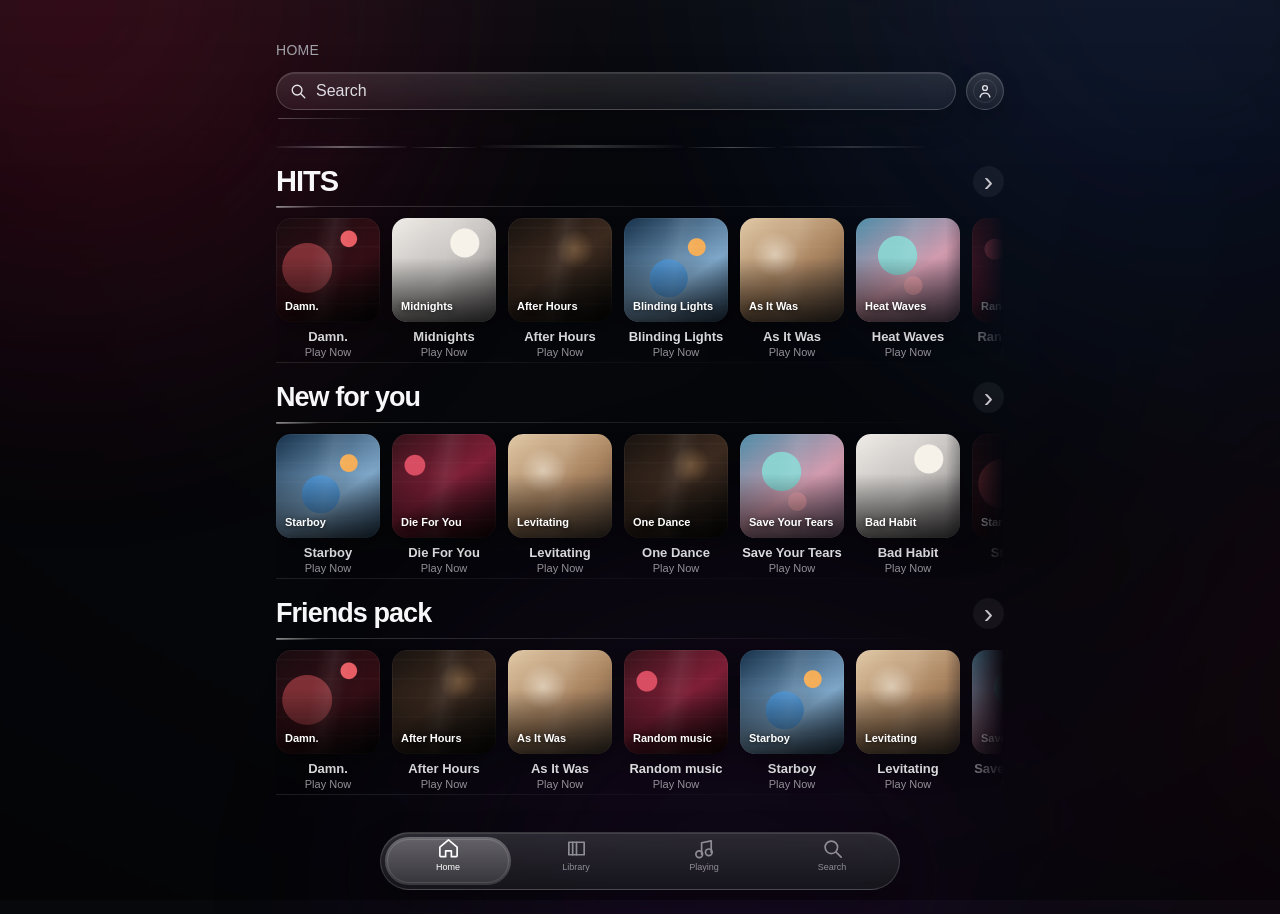
<file: index.html>
<!DOCTYPE html><html lang="en"><head><meta charset="UTF-8"><meta name="viewport" content="width=device-width, initial-scale=1.0"><meta name="theme-color" content="#08090d"><title>Home — Mobile Music</title><link rel="stylesheet" href="style.css"><style>.mobile-bottom a{grid-template-rows:22px 13px;gap:2px}.mobile-bottom a span{font-size:9px;line-height:11px;display:block}.mobile-bottom a svg{grid-row:1}.mobile-bottom a span{grid-row:2}</style></head><body data-page="home"><main class="app"><section class="page page-home active"><div class="page-title">HOME</div><div class="search-row"><a class="search-box" href="search.html" aria-label="Open search"><svg viewBox="0 0 24 24"><circle cx="10.8" cy="10.8" r="6.5"/><path d="m16 16 5 5"/></svg><span>Search</span></a><button class="round-btn" aria-label="Profile"><svg viewBox="0 0 24 24"><circle cx="12" cy="8" r="3.2"/><path d="M5.5 20c.8-3.4 3-5.2 6.5-5.2s5.7 1.8 6.5 5.2"/></svg></button></div><div class="home-accent-lines" aria-hidden="true"><span></span><span></span><span></span><span></span><span></span></div><div class="section-heading"><h1>HITS</h1><button class="section-arrow" data-section="hits" aria-label="Show more">›</button></div><div class="horizontal-cards" id="hits"></div><div class="section-heading"><h2>New for you</h2><button class="section-arrow" data-section="newForYou" aria-label="Show more">›</button></div><div class="horizontal-cards" id="newForYou"></div><div class="section-heading"><h2>Friends pack</h2><button class="section-arrow" data-section="friends" aria-label="Show more">›</button></div><div class="horizontal-cards" id="friends"></div></section></main><nav class="mobile-bottom fixed-bottom" aria-label="Main navigation"><a class="selected" href="index.html" data-page-link="home" aria-label="Home"><svg viewBox="0 0 24 24"><path d="M3 10.5 12 3l9 7.5v9a1 1 0 0 1-1 1h-5v-6H9v6H4a1 1 0 0 1-1-1z"/></svg><span>Home</span></a><a href="library.html" data-page-link="library" aria-label="Library"><svg viewBox="0 0 24 24"><path d="M4 5.5h16v13H4z"/><path d="M8 5.5v13M12 5.5v13"/></svg><span>Library</span></a><a href="player.html" data-page-link="playing" aria-label="Now Playing"><svg viewBox="0 0 24 24"><path d="M9 18V6l10-2v12"/><circle cx="6.5" cy="18" r="3.5"/><circle cx="16.5" cy="16" r="3.5"/></svg><span>Playing</span></a><a href="search.html" data-page-link="search" aria-label="Search"><svg viewBox="0 0 24 24"><circle cx="10.8" cy="10.8" r="6.5"/><path d="m16 16 5 5"/></svg><span>Search</span></a></nav><script src="app.js"></script></body></html>
</file>
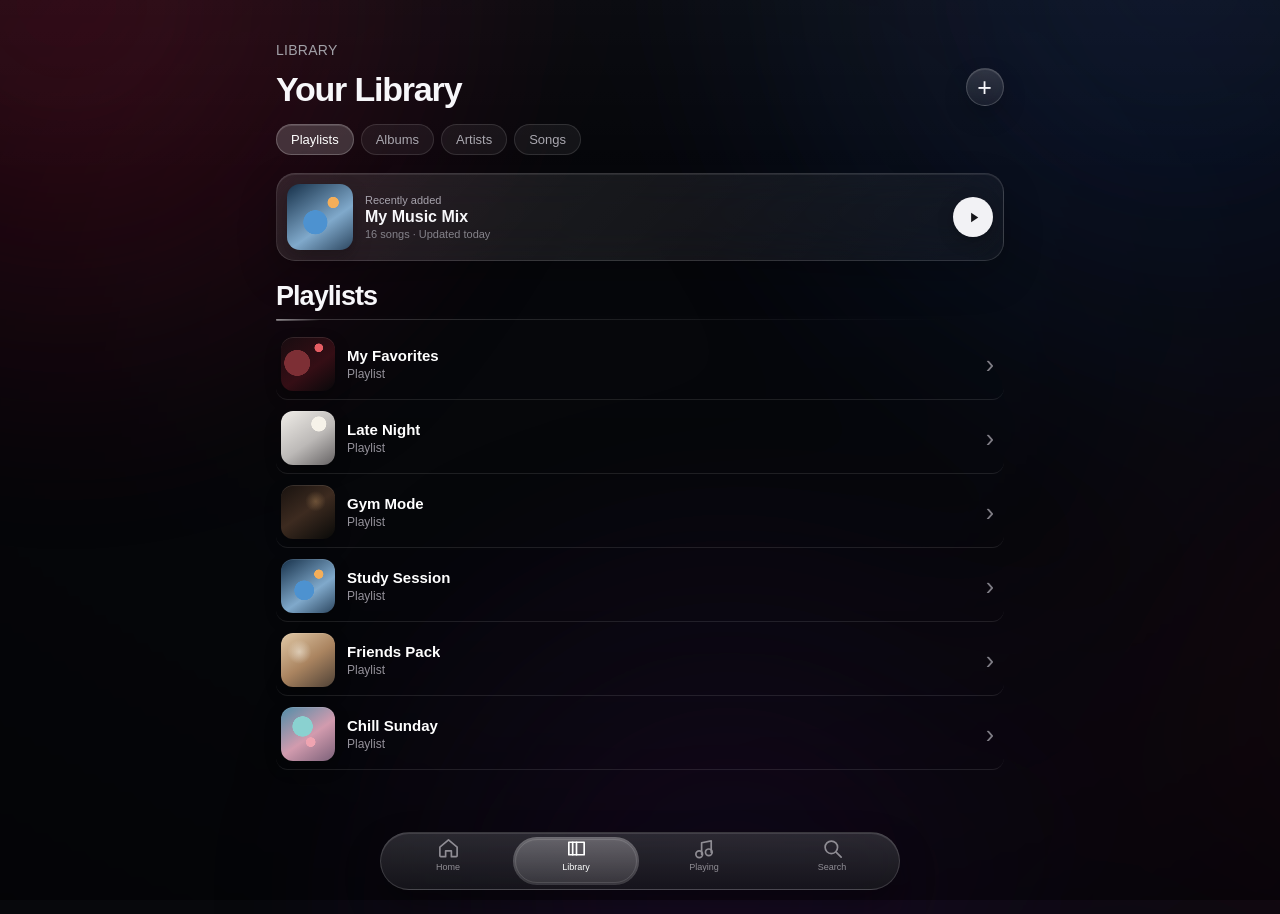
<file: library.html>
<!DOCTYPE html>
<html lang="en">
<head>
<meta charset="UTF-8"><meta name="viewport" content="width=device-width, initial-scale=1.0"><meta name="theme-color" content="#08090d"><title>Library — Mobile Music</title><link rel="stylesheet" href="style.css">
<style>
.library-header{display:flex;align-items:flex-end;justify-content:space-between;margin-bottom:18px}.library-header h1{font-size:34px;margin-top:2px}.library-add span{font-size:25px;font-weight:300;line-height:1}.library-filters{display:flex;gap:7px;overflow-x:auto;scrollbar-width:none;margin-bottom:18px}.library-filters::-webkit-scrollbar{display:none}.library-filter{border:1px solid rgba(255,255,255,.12);border-radius:18px;padding:7px 14px;background:rgba(255,255,255,.055);color:#aaa8b0;white-space:nowrap;font-size:13px;transition:.2s}.library-filter.active{background:rgba(255,255,255,.17);color:#fff;border-color:rgba(255,255,255,.22);box-shadow:inset 0 1px 0 rgba(255,255,255,.12)}.library-feature{display:flex;align-items:center;gap:12px;padding:10px;border:1px solid rgba(255,255,255,.13);border-radius:19px;background:linear-gradient(135deg,rgba(255,255,255,.105),rgba(255,255,255,.035));box-shadow:0 16px 38px rgba(0,0,0,.22),inset 0 1px 0 rgba(255,255,255,.08);backdrop-filter:blur(24px);-webkit-backdrop-filter:blur(24px);margin-bottom:22px}.library-feature-art{width:66px;height:66px;flex:0 0 66px;border-radius:13px;box-shadow:0 8px 18px rgba(0,0,0,.28)}.library-feature-copy{min-width:0;display:flex;flex-direction:column;gap:2px}.library-feature-copy span{font-size:11px;color:#a7a4ad}.library-feature-copy strong{font-size:16px}.library-feature-copy small{font-size:11px;color:#85838b}.library-play{margin-left:auto;width:40px;height:40px;border:0;border-radius:50%;display:grid;place-items:center;background:#f2f2f5;color:#151519;box-shadow:0 5px 16px rgba(0,0,0,.25)}.library-play svg{width:19px;height:19px;fill:currentColor}.library-section-title{margin-top:0}.library-grid{display:grid;gap:3px}.library-item{min-height:70px;width:100%;display:flex;align-items:center;gap:12px;padding:8px 5px;border:0;border-bottom:1px solid rgba(255,255,255,.10);background:transparent;color:#fff;text-align:left;border-radius:12px;transition:.18s}.library-item:active{transform:scale(.985);background:rgba(255,255,255,.065)}.library-art,.artist-avatar{width:54px;height:54px;flex:0 0 54px;border-radius:12px;box-shadow:0 7px 16px rgba(0,0,0,.25),inset 0 1px 0 rgba(255,255,255,.1)}.artist-avatar{display:grid;place-items:center;border-radius:50%;font-size:18px;font-weight:600;color:#fff;text-shadow:0 1px 5px rgba(0,0,0,.4)}.library-item-copy{min-width:0;display:flex;flex-direction:column;gap:3px}.library-item-copy strong{font-size:15px;white-space:nowrap;overflow:hidden;text-overflow:ellipsis}.library-item-copy small{font-size:12px;color:#94919a}.library-chevron{margin-left:auto;color:#7f7d85;font-size:25px;padding:0 5px}.mobile-bottom a{grid-template-rows:22px 13px;gap:2px}.mobile-bottom a span{font-size:9px;line-height:11px;display:block}.mobile-bottom a svg{grid-row:1}.mobile-bottom a span{grid-row:2}
@media(max-width:430px){.library-header h1{font-size:32px}.library-feature-art{width:62px;height:62px;flex-basis:62px}}
</style>
</head>
<body data-page="library">
<main class="app"><section class="page page-library active">
<div class="library-header"><div><div class="page-title">LIBRARY</div><h1>Your Library</h1></div><button class="round-btn library-add" aria-label="Add"><span>+</span></button></div>
<div class="library-filters" role="tablist" aria-label="Library sections"><button class="library-filter active" data-filter="playlists">Playlists</button><button class="library-filter" data-filter="albums">Albums</button><button class="library-filter" data-filter="artists">Artists</button><button class="library-filter" data-filter="songs">Songs</button></div>
<div class="library-feature glass-card"><div class="library-feature-art c4"></div><div class="library-feature-copy"><span>Recently added</span><strong>My Music Mix</strong><small>16 songs · Updated today</small></div><button class="library-play" id="libraryPlay" aria-label="Play library"><svg viewBox="0 0 24 24"><path d="m9 6 9 6-9 6z"/></svg></button></div>
<div class="section-heading library-section-title"><h2 id="libraryTitle">Playlists</h2></div><div class="library-grid" id="libraryGrid"></div>
</section></main>
<nav class="mobile-bottom fixed-bottom" aria-label="Main navigation">
<a href="index.html" data-page-link="home" aria-label="Home"><svg viewBox="0 0 24 24"><path d="M3 10.5 12 3l9 7.5v9a1 1 0 0 1-1 1h-5v-6H9v6H4a1 1 0 0 1-1-1z"/></svg><span>Home</span></a>
<a class="selected" href="library.html" data-page-link="library" aria-label="Library"><svg viewBox="0 0 24 24"><path d="M4 5.5h16v13H4z"/><path d="M8 5.5v13M12 5.5v13"/></svg><span>Library</span></a>
<a href="player.html" data-page-link="playing" aria-label="Now Playing"><svg viewBox="0 0 24 24"><path d="M9 18V6l10-2v12"/><circle cx="6.5" cy="18" r="3.5"/><circle cx="16.5" cy="16" r="3.5"/></svg><span>Playing</span></a>
<a href="search.html" data-page-link="search" aria-label="Search"><svg viewBox="0 0 24 24"><circle cx="10.8" cy="10.8" r="6.5"/><path d="m16 16 5 5"/></svg><span>Search</span></a>
</nav><script src="app.js"></script></body></html>
</file>
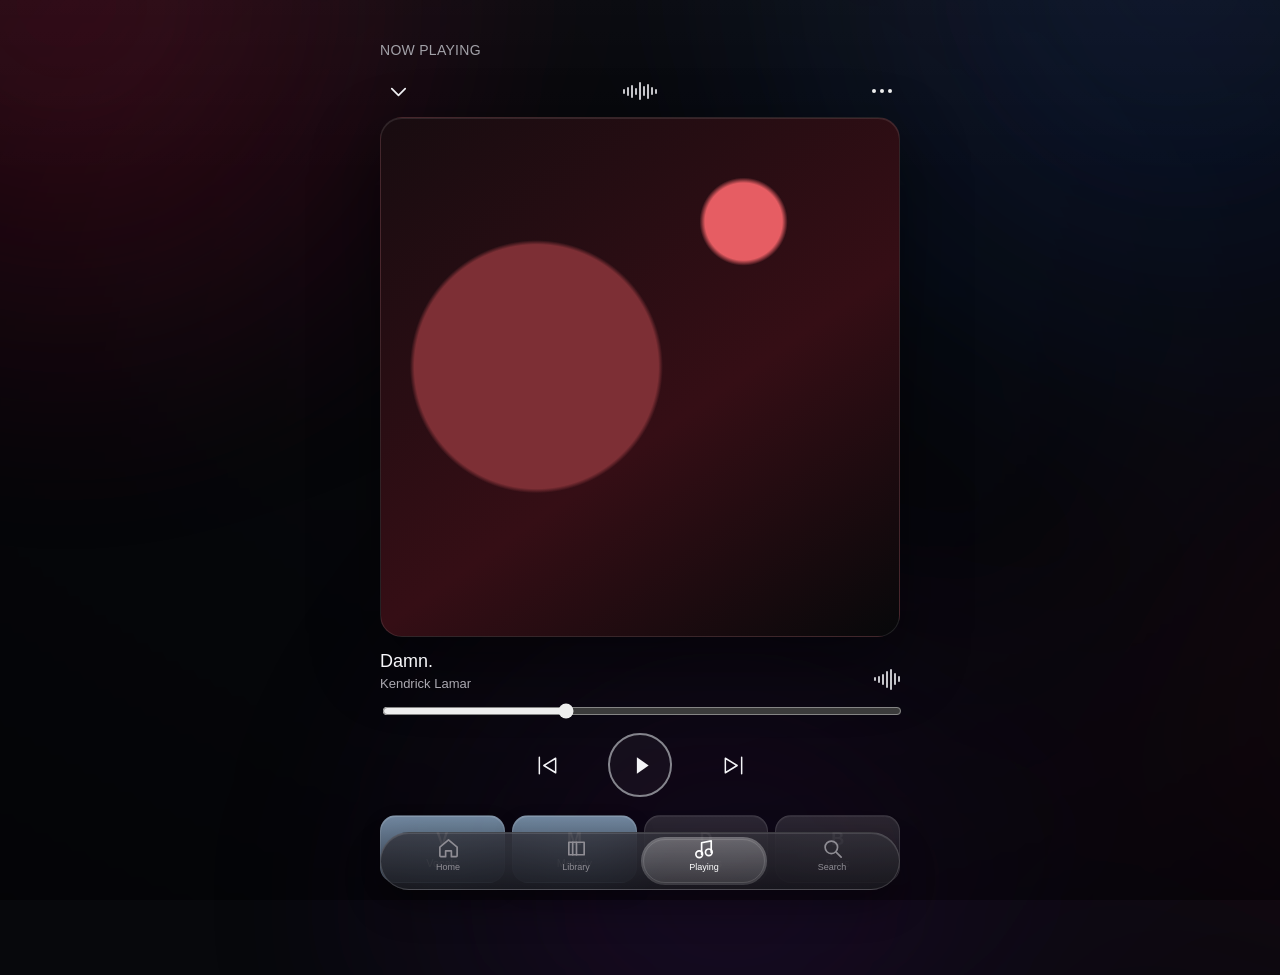
<file: player.html>
<!DOCTYPE html><html lang="en"><head><meta charset="UTF-8"><meta name="viewport" content="width=device-width, initial-scale=1.0"><meta name="theme-color" content="#08090d"><title>Now Playing — Mobile Music</title><link rel="stylesheet" href="style.css"><style>.mobile-bottom a{grid-template-rows:22px 13px;gap:2px}.mobile-bottom a span{font-size:9px;line-height:11px;display:block}.mobile-bottom a svg{grid-row:1}.mobile-bottom a span{grid-row:2}</style></head><body data-page="playing"><main class="app"><section class="page page-playing active"><div class="page-title">NOW PLAYING</div><div class="playing-top"><a class="back-btn" href="index.html" aria-label="Back"><svg viewBox="0 0 24 24"><path d="m5 9 7 7 7-7"/></svg></a><div class="wave" aria-hidden="true"><span></span><span></span><span></span><span></span><span></span><span></span><span></span><span></span><span></span></div><button class="more-btn" aria-label="More"><i></i><i></i><i></i></button></div><div class="hero-art c4" id="heroArt" aria-label="Album artwork"></div><div class="track-info"><div><div class="track-title" id="playerTitle">Name of the Music</div><div class="track-artist" id="playerArtist">Artist &amp; Beatmaker</div></div><div class="mini-wave" aria-hidden="true"><span></span><span></span><span></span><span></span><span></span><span></span><span></span></div></div><div class="progress"><input id="progress" type="range" min="0" max="100" value="35" aria-label="Track progress"></div><div class="transport"><button id="prevBtn" aria-label="Previous track"><svg viewBox="0 0 32 32"><path d="M7 7v18M25 8 12 16l13 8z"/></svg></button><button id="playBtn" class="play-main" aria-label="Play"><svg class="play-icon" viewBox="0 0 32 32"><path d="m12 7 13 9-13 9z"/></svg><svg class="pause-icon" viewBox="0 0 32 32"><path d="M10 7v18M22 7v18"/></svg></button><button id="nextBtn" aria-label="Next track"><svg viewBox="0 0 32 32"><path d="M25 7v18M7 8l13 8L7 24z"/></svg></button></div><div class="stem-controls"><button class="stem active" data-stem="vocals"><span class="stem-icon">V</span><span>Vocals</span></button><button class="stem active" data-stem="melody"><span class="stem-icon">M</span><span>Melody</span></button><button class="stem" data-stem="drums"><span class="stem-icon">D</span><span>Drums</span></button><button class="stem" data-stem="bass"><span class="stem-icon">B</span><span>Bass</span></button></div></section></main><nav class="mobile-bottom fixed-bottom" aria-label="Main navigation"><a href="index.html" data-page-link="home" aria-label="Home"><svg viewBox="0 0 24 24"><path d="M3 10.5 12 3l9 7.5v9a1 1 0 0 1-1 1h-5v-6H9v6H4a1 1 0 0 1-1-1z"/></svg><span>Home</span></a><a href="library.html" data-page-link="library" aria-label="Library"><svg viewBox="0 0 24 24"><path d="M4 5.5h16v13H4z"/><path d="M8 5.5v13M12 5.5v13"/></svg><span>Library</span></a><a class="selected" href="player.html" data-page-link="playing" aria-label="Now Playing"><svg viewBox="0 0 24 24"><path d="M9 18V6l10-2v12"/><circle cx="6.5" cy="18" r="3.5"/><circle cx="16.5" cy="16" r="3.5"/></svg><span>Playing</span></a><a href="search.html" data-page-link="search" aria-label="Search"><svg viewBox="0 0 24 24"><circle cx="10.8" cy="10.8" r="6.5"/><path d="m16 16 5 5"/></svg><span>Search</span></a></nav><script src="app.js"></script></body></html>
</file>
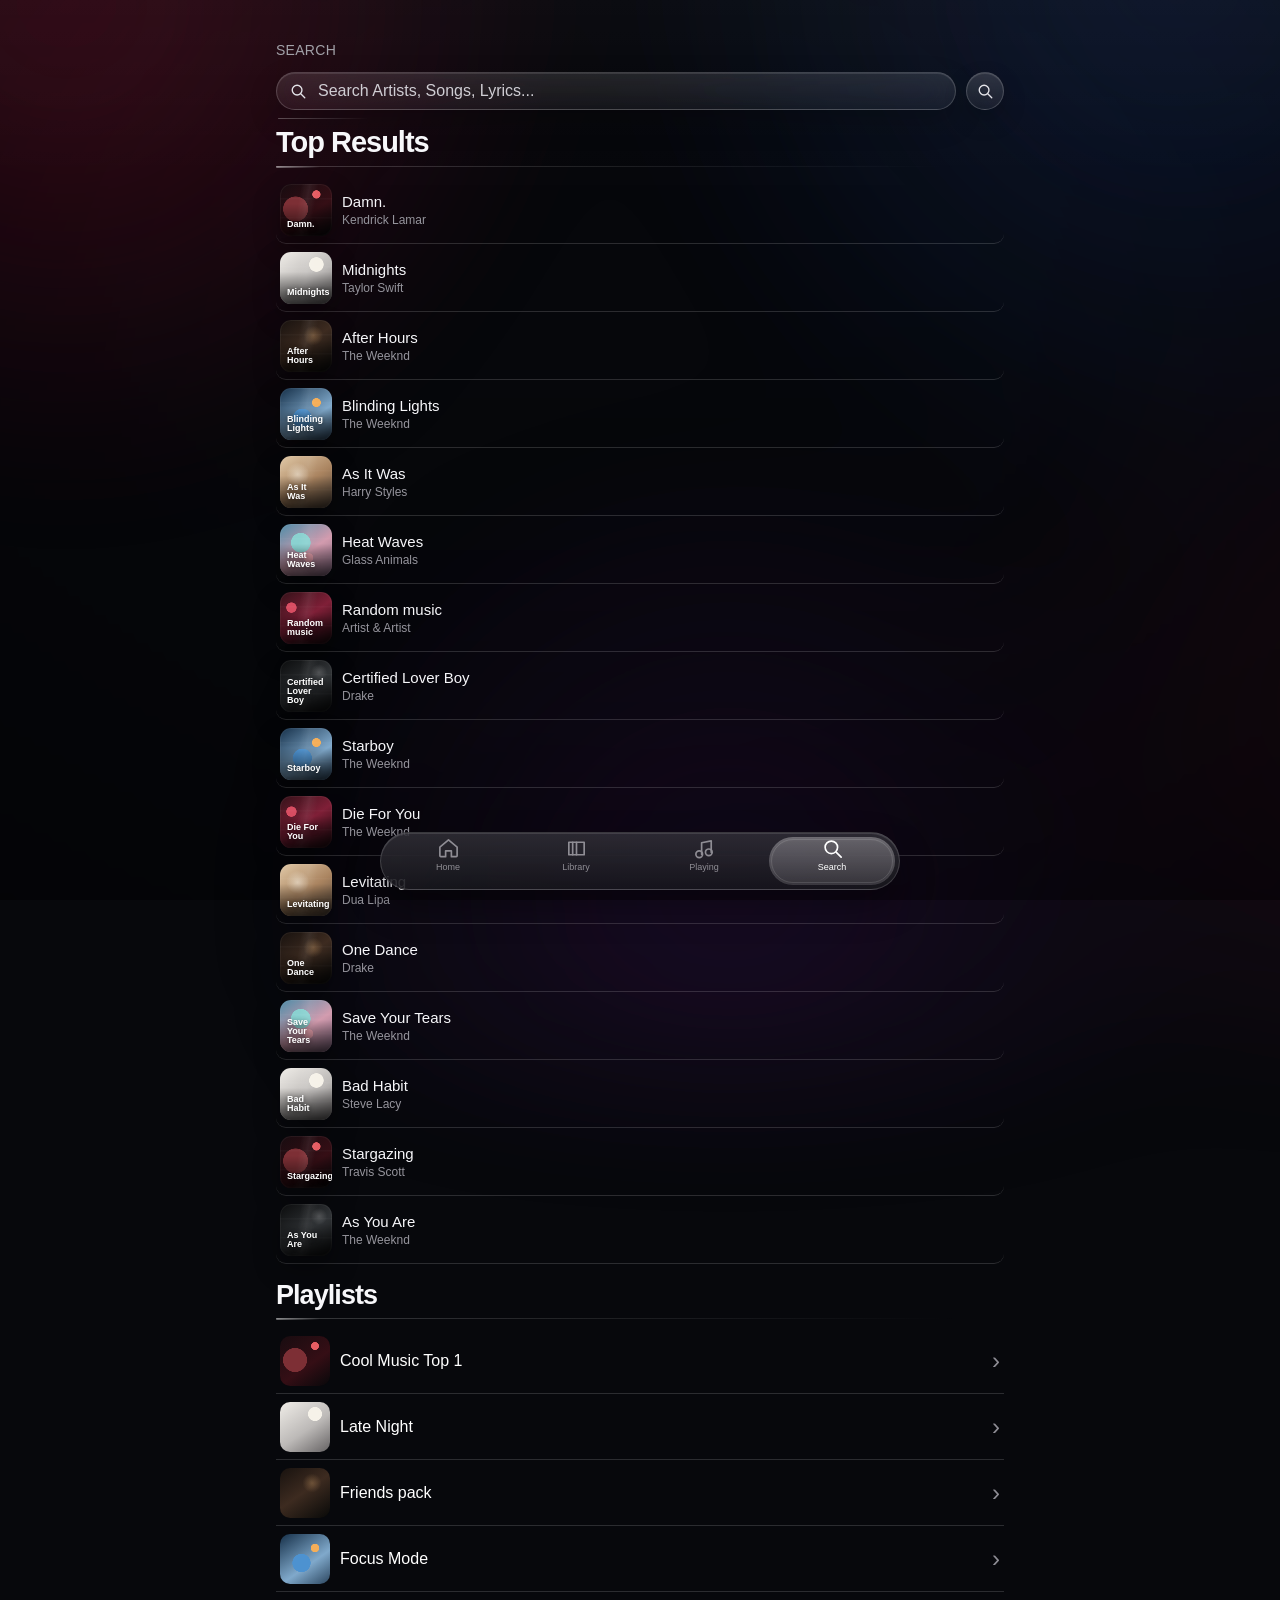
<file: search.html>
<!DOCTYPE html><html lang="en"><head><meta charset="UTF-8"><meta name="viewport" content="width=device-width, initial-scale=1.0"><meta name="theme-color" content="#08090d"><title>Search — Mobile Music</title><link rel="stylesheet" href="style.css"><style>.mobile-bottom a{grid-template-rows:22px 13px;gap:2px}.mobile-bottom a span{font-size:9px;line-height:11px;display:block}.mobile-bottom a svg{grid-row:1}.mobile-bottom a span{grid-row:2}</style></head><body data-page="search"><main class="app"><section class="page page-search active"><div class="page-title">SEARCH</div><div class="search-row"><label class="search-box" aria-label="Search"><svg viewBox="0 0 24 24"><circle cx="10.8" cy="10.8" r="6.5"/><path d="m16 16 5 5"/></svg><input id="searchInput" type="search" autocomplete="off" placeholder="Search Artists, Songs, Lyrics..."></label><button class="round-btn" id="searchSubmit" aria-label="Search"><svg viewBox="0 0 24 24"><circle cx="10.8" cy="10.8" r="6.5"/><path d="m16 16 5 5"/></svg></button></div><div class="section-heading"><h1>Top Results</h1></div><div id="searchResults" class="search-results"></div><div class="section-heading"><h2>Playlists</h2></div><div class="playlist-list" id="playlists"></div></section></main><nav class="mobile-bottom fixed-bottom" aria-label="Main navigation"><a href="index.html" data-page-link="home" aria-label="Home"><svg viewBox="0 0 24 24"><path d="M3 10.5 12 3l9 7.5v9a1 1 0 0 1-1 1h-5v-6H9v6H4a1 1 0 0 1-1-1z"/></svg><span>Home</span></a><a href="library.html" data-page-link="library" aria-label="Library"><svg viewBox="0 0 24 24"><path d="M4 5.5h16v13H4z"/><path d="M8 5.5v13M12 5.5v13"/></svg><span>Library</span></a><a href="player.html" data-page-link="playing" aria-label="Now Playing"><svg viewBox="0 0 24 24"><path d="M9 18V6l10-2v12"/><circle cx="6.5" cy="18" r="3.5"/><circle cx="16.5" cy="16" r="3.5"/></svg><span>Playing</span></a><a class="selected" href="search.html" data-page-link="search" aria-label="Search"><svg viewBox="0 0 24 24"><circle cx="10.8" cy="10.8" r="6.5"/><path d="m16 16 5 5"/></svg><span>Search</span></a></nav><script src="app.js"></script></body></html>
</file>
<file: style.css>
*{box-sizing:border-box}
:root{--text:#f7f7fa;--muted:#a8a8b0;--glass:rgba(255,255,255,.085);--line:rgba(255,255,255,.16)}
html,body{margin:0;min-height:100%;background:#07080c;color:var(--text);font-family:-apple-system,BlinkMacSystemFont,"SF Pro Display","SF Pro Text",Inter,Arial,sans-serif}
body{min-height:100dvh;overflow-x:hidden;position:relative;isolation:isolate}
body:before{content:"";position:fixed;inset:-20%;z-index:-3;pointer-events:none;filter:blur(78px) saturate(130%);opacity:.88;background:radial-gradient(circle at 18% 14%,rgba(145,24,53,.38),transparent 27%),radial-gradient(circle at 80% 12%,rgba(42,79,154,.28),transparent 30%),radial-gradient(circle at 55% 86%,rgba(83,32,112,.25),transparent 32%),radial-gradient(circle at 92% 70%,rgba(125,37,74,.18),transparent 24%);animation:ambient 20s ease-in-out infinite alternate}
body:after{content:"";position:fixed;inset:0;z-index:-2;pointer-events:none;background:linear-gradient(180deg,rgba(255,255,255,.025),transparent 20%,rgba(0,0,0,.28) 100%),radial-gradient(circle at 50% 45%,transparent 0 42%,rgba(0,0,0,.2) 100%)}
@keyframes ambient{from{transform:translate3d(-1%,0,0) scale(1)}to{transform:translate3d(1.5%,1%,0) scale(1.05)}}
button,a,input{font:inherit}
button,a{color:inherit}
a{text-decoration:none}
button{cursor:pointer}
.app{width:min(100%,760px);margin:0 auto;padding:28px 16px calc(92px + env(safe-area-inset-bottom))}
.page{min-height:calc(100dvh - 120px);animation:fade .2s ease}
@keyframes fade{from{opacity:0;transform:translateY(4px)}to{opacity:1;transform:translateY(0)}}
.page-title{font-size:14px;letter-spacing:.02em;color:#a2a1a8;margin-bottom:14px}
.search-row{display:flex;gap:10px;align-items:center;margin-bottom:14px}
.search-box{height:38px;flex:1;display:flex;align-items:center;gap:9px;padding:0 12px;border:1px solid rgba(255,255,255,.18);border-radius:20px;background:linear-gradient(180deg,rgba(255,255,255,.115),rgba(255,255,255,.055));box-shadow:inset 0 1px 0 rgba(255,255,255,.1),0 12px 30px rgba(0,0,0,.18);backdrop-filter:blur(22px) saturate(135%);-webkit-backdrop-filter:blur(22px) saturate(135%)}
.search-box svg,.round-btn svg{width:18px;height:18px;flex:0 0 18px;fill:none;stroke:#e4e4e9;stroke-width:1.8;stroke-linecap:round;stroke-linejoin:round}
.search-box span{color:#dedde2;font-size:16px}
.search-box input{width:100%;border:0;outline:0;background:transparent;color:#fff}
.search-box input::placeholder{color:#d0ced4}
.round-btn{width:38px;height:38px;flex:0 0 38px;border:1px solid rgba(255,255,255,.18);border-radius:50%;display:grid;place-items:center;background:linear-gradient(180deg,rgba(255,255,255,.15),rgba(255,255,255,.06));box-shadow:inset 0 1px 0 rgba(255,255,255,.1),0 10px 24px rgba(0,0,0,.2);backdrop-filter:blur(20px);-webkit-backdrop-filter:blur(20px)}
.section-heading{display:flex;align-items:center;justify-content:space-between;gap:10px;margin-top:18px;margin-bottom:9px}
h1,h2{margin:0;font-weight:800;letter-spacing:-.035em;line-height:1}
h1{font-size:29px}h2{font-size:27px}
.section-arrow{width:31px;height:31px;border:0;border-radius:50%;display:grid;place-items:center;background:rgba(255,255,255,.055);color:#c8c7cc;font-size:28px;line-height:1;transition:transform .18s ease,background .18s ease}
.section-arrow:hover{transform:translateX(2px);background:rgba(255,255,255,.11)}
.horizontal-cards{display:flex;gap:12px;overflow-x:auto;scrollbar-width:none;padding:2px 1px 6px;scroll-snap-type:x proximity;mask-image:linear-gradient(90deg,#000 0%,#000 92%,transparent 100%);-webkit-mask-image:linear-gradient(90deg,#000 0%,#000 92%,transparent 100%)}
.horizontal-cards::-webkit-scrollbar{display:none}
.music-card{width:104px;flex:0 0 104px;text-align:center;scroll-snap-align:start}
.album-art{width:104px;height:104px;aspect-ratio:1/1;flex:0 0 auto;position:relative;overflow:hidden;display:grid;place-items:end start;padding:9px;border:0;border-radius:15px;background:linear-gradient(145deg,#444,#111);box-shadow:0 12px 26px rgba(0,0,0,.34),inset 0 0 0 1px rgba(255,255,255,.05);isolation:isolate}
.album-art:before{content:"";position:absolute;inset:0;z-index:-1;opacity:.9}
.album-art:after{content:"";position:absolute;inset:0;background:linear-gradient(180deg,transparent 38%,rgba(0,0,0,.72))}
.album-art strong{position:relative;z-index:2;font-size:11px;line-height:1.05;color:#fff;text-shadow:0 1px 5px rgba(0,0,0,.7)}
.music-card .name{margin-top:7px;font-size:13px;font-weight:600;white-space:nowrap;overflow:hidden;text-overflow:ellipsis}
.music-card .sub{margin-top:2px;font-size:11px;color:#97949b}
.music-card:active{transform:scale(.97)}
.c1{background:radial-gradient(circle at 70% 20%,#e65d63 0 7%,transparent 8%),radial-gradient(circle at 30% 48%,#7d2f35 0 27%,transparent 28%),linear-gradient(145deg,#180c10,#350e15 58%,#07080a)}
.c1:before{background:repeating-linear-gradient(16deg,transparent 0 10px,rgba(213,56,65,.14) 11px 13px)}
.c2{background:radial-gradient(circle at 70% 24%,#f6f2e9 0 13%,transparent 14%),linear-gradient(145deg,#f0ede8,#bcb9b7 55%,#656263)}
.c3{background:radial-gradient(circle at 64% 30%,rgba(239,185,119,.28),transparent 20%),linear-gradient(145deg,#18120f,#3d2b20 48%,#080908)}
.c4{background:radial-gradient(circle at 70% 28%,#f4ae59 0 8%,transparent 9%),radial-gradient(circle at 43% 58%,#4d92d0 0 22%,transparent 23%),linear-gradient(145deg,#163049,#80a9cb 60%,#2c465f)}
.c5{background:radial-gradient(circle at 34% 35%,rgba(246,241,229,.55),transparent 24%),linear-gradient(145deg,#e1c9a7,#aa8460 52%,#4e4136)}
.c6{background:radial-gradient(circle at 55% 65%,#efa4b1 0 10%,transparent 11%),radial-gradient(circle at 40% 36%,#8ad1d0 0 21%,transparent 22%),linear-gradient(145deg,#4f8da8,#d29bae 54%,#7b6179)}
.c7{background:radial-gradient(circle at 22% 30%,#d84d62 0 9%,transparent 10%),linear-gradient(145deg,#341219,#7f1f37 50%,#16070b)}
.c8{background:radial-gradient(circle at 75% 24%,rgba(255,255,255,.18),transparent 15%),linear-gradient(145deg,#0b0c0d,#303336 53%,#090a0b)}
.fixed-bottom{position:fixed;left:50%;bottom:max(10px,env(safe-area-inset-bottom));transform:translateX(-50%);width:min(calc(100% - 16px),520px);height:58px;z-index:1000;display:flex;gap:2px;padding:4px;border:1px solid rgba(255,255,255,.15);border-radius:31px;background:linear-gradient(180deg,rgba(52,51,58,.78),rgba(24,24,29,.82));box-shadow:0 16px 36px rgba(0,0,0,.32),inset 0 1px 0 rgba(255,255,255,.11);backdrop-filter:blur(26px) saturate(145%);-webkit-backdrop-filter:blur(26px) saturate(145%)}
.mobile-bottom a{position:relative;flex:1;display:grid;place-items:center;border-radius:27px;color:#8f8d94}
.mobile-bottom a svg{width:23px;height:23px;fill:none;stroke:currentColor;stroke-width:1.75;stroke-linecap:round;stroke-linejoin:round}
.mobile-bottom a.selected{color:#fff;background:linear-gradient(180deg,rgba(255,255,255,.28),rgba(255,255,255,.13));box-shadow:inset 0 1px 5px rgba(255,255,255,.11)}
.mobile-bottom a.selected:after{content:"";position:absolute;inset:2px;border-radius:25px;border:1px solid rgba(255,255,255,.12);pointer-events:none}
.playing-top{display:flex;align-items:center;justify-content:space-between;height:38px}
.back-btn,.more-btn{width:36px;height:36px;border:0;background:transparent;display:grid;place-items:center}
.back-btn svg{width:23px;height:23px;fill:none;stroke:#f0f0f3;stroke-width:1.8;stroke-linecap:round;stroke-linejoin:round}
.more-btn{display:flex;justify-content:center;align-items:center;gap:4px}
.more-btn i{width:4px;height:4px;border-radius:50%;background:#eee}
.wave,.mini-wave{display:flex;align-items:center;justify-content:center;gap:2px;height:24px}
.wave span,.mini-wave span{display:block;width:2px;border-radius:2px;background:#c5c5ca}
.wave span:nth-child(1){height:5px}.wave span:nth-child(2){height:9px}.wave span:nth-child(3){height:13px}.wave span:nth-child(4){height:7px}.wave span:nth-child(5){height:18px}.wave span:nth-child(6){height:10px}.wave span:nth-child(7){height:15px}.wave span:nth-child(8){height:8px}.wave span:nth-child(9){height:5px}
.mini-wave span:nth-child(1){height:4px}.mini-wave span:nth-child(2){height:7px}.mini-wave span:nth-child(3){height:11px}.mini-wave span:nth-child(4){height:17px}.mini-wave span:nth-child(5){height:21px}.mini-wave span:nth-child(6){height:12px}.mini-wave span:nth-child(7){height:6px}
.hero-art{width:100%;aspect-ratio:1/1;margin-top:7px;border-radius:22px;border:1px solid rgba(255,255,255,.1);box-shadow:0 26px 68px rgba(0,0,0,.42),inset 0 1px 0 rgba(255,255,255,.1)}
.page-playing{max-width:520px;margin:0 auto}
.track-info{display:flex;align-items:end;justify-content:space-between;margin-top:14px}
.track-title{font-size:18px}.track-artist{margin-top:4px;color:#aaa8b0;font-size:13px}
.progress{margin-top:10px}.progress input{width:100%;accent-color:#eee}
.transport{display:flex;justify-content:center;align-items:center;gap:40px;margin:10px 0 18px}
.transport button{width:42px;height:42px;padding:7px;border:0;background:transparent;display:grid;place-items:center}
.transport button>svg{width:29px;height:29px;fill:none;stroke:#f4f4f7;stroke-width:1.65;stroke-linecap:round;stroke-linejoin:round}
.play-main{width:64px!important;height:64px!important;border:2px solid #85858d!important;border-radius:50%;background:rgba(255,255,255,.035)!important;padding:16px!important}
.play-main .play-icon{fill:#f4f4f7;stroke:none}.play-main .pause-icon{display:none;fill:none;stroke:#f4f4f7}
.play-main.is-playing .play-icon{display:none}.play-main.is-playing .pause-icon{display:block}
.stem-controls{display:grid;grid-template-columns:repeat(4,1fr);gap:7px}
.stem{min-height:68px;border:1px solid rgba(255,255,255,.11);border-radius:16px;padding:9px 4px;background:linear-gradient(180deg,rgba(255,255,255,.13),rgba(255,255,255,.055));color:#939199;box-shadow:inset 0 1px 0 rgba(255,255,255,.06)}
.stem.active{color:#fff;background:linear-gradient(180deg,rgba(135,163,190,.83),rgba(68,82,100,.78));box-shadow:inset 0 1px 0 rgba(255,255,255,.16),0 8px 20px rgba(0,0,0,.2)}
.stem-icon{display:block;font-size:18px;font-weight:700;line-height:22px;margin-bottom:3px}.stem span:last-child{font-size:11px}
.search-results{display:grid}.result{width:100%;min-height:68px;padding:7px 4px;border:0;border-bottom:1px solid rgba(255,255,255,.15);background:transparent;color:inherit;display:flex;align-items:center;gap:10px;text-align:left;border-radius:10px}
.result[hidden]{display:none}.result:hover{background:rgba(255,255,255,.045)}
.result-art{width:52px!important;height:52px!important;min-width:52px!important;min-height:52px!important;max-width:52px!important;max-height:52px!important;aspect-ratio:1/1!important;flex:0 0 52px!important;border-radius:11px!important;padding:7px!important;align-self:center}
.result-art strong{font-size:9px;line-height:1}
.result-copy{min-width:0;display:flex;flex-direction:column}.result-name{font-size:15px;font-weight:500}.result-sub{margin-top:3px;color:#96959d;font-size:12px}
.playlist{width:100%;min-height:66px;padding:6px 4px;border:0;border-bottom:1px solid rgba(255,255,255,.15);background:transparent;display:flex;align-items:center;gap:10px;text-align:left;color:#fff}
.playlist:hover{background:rgba(255,255,255,.04)}.playlist-art{width:50px;height:50px;flex:0 0 50px;border-radius:10px}.playlist-chevron{margin-left:auto;color:#8e8d95;font-size:24px}
@media(max-width:430px){
  .app{padding-left:12px;padding-right:12px}
  h1{font-size:28px}h2{font-size:25px}
  .music-card{width:92px;flex-basis:92px}.album-art{width:92px;height:92px;border-radius:14px}
  .page-playing{max-width:100%}.transport{gap:34px}
}
@media(min-width:800px){
  .app{padding-top:42px}
  .fixed-bottom{width:min(calc(100% - 32px),520px)}
}

/* === Extra home details: stripes, separators and glass depth === */
.page-home{
  overflow:visible;
}
.home-accent-lines{
  height:24px;
  display:flex;
  align-items:flex-end;
  gap:4px;
  margin:2px 0 10px;
  opacity:.72;
  pointer-events:none;
}
.home-accent-lines span{
  display:block;
  height:2px;
  border-radius:999px;
  background:linear-gradient(90deg,rgba(255,255,255,.06),rgba(255,255,255,.5),rgba(255,255,255,.06));
  box-shadow:0 0 10px rgba(150,160,255,.12);
}
.home-accent-lines span:nth-child(1){width:18%}
.home-accent-lines span:nth-child(2){width:9%;height:1px;opacity:.7}
.home-accent-lines span:nth-child(3){width:28%;height:3px;opacity:.5}
.home-accent-lines span:nth-child(4){width:12%;height:1px;opacity:.8}
.home-accent-lines span:nth-child(5){width:20%;height:2px;opacity:.42}

.section-heading{
  position:relative;
  padding-bottom:10px;
}
.section-heading:after{
  content:"";
  position:absolute;
  left:0;
  right:44px;
  bottom:0;
  height:1px;
  background:linear-gradient(90deg,
    rgba(255,255,255,.20) 0%,
    rgba(255,255,255,.09) 52%,
    transparent 100%);
}
.section-heading:before{
  content:"";
  position:absolute;
  left:0;
  bottom:-1px;
  width:44px;
  height:2px;
  border-radius:999px;
  background:linear-gradient(90deg,rgba(255,255,255,.42),rgba(255,255,255,0));
  filter:blur(.2px);
}
.horizontal-cards{
  position:relative;
}
.horizontal-cards:after{
  content:"";
  position:absolute;
  left:1px;
  right:6%;
  bottom:1px;
  height:1px;
  background:linear-gradient(90deg,rgba(255,255,255,.10),rgba(255,255,255,.035),transparent);
  pointer-events:none;
}
.music-card{
  position:relative;
}
.music-card:before{
  content:"";
  position:absolute;
  left:15%;
  right:15%;
  bottom:-8px;
  height:1px;
  background:linear-gradient(90deg,transparent,rgba(255,255,255,.09),transparent);
  pointer-events:none;
}
.album-art{
  transition:transform .18s ease,box-shadow .18s ease,filter .18s ease;
}
.music-card:hover .album-art{
  transform:translateY(-2px);
  box-shadow:
    0 16px 30px rgba(0,0,0,.38),
    inset 0 1px 0 rgba(255,255,255,.11),
    0 0 0 1px rgba(255,255,255,.045);
  filter:saturate(1.08);
}
.album-art:before{
  background:
    linear-gradient(100deg,transparent 35%,rgba(255,255,255,.07) 49%,transparent 63%),
    repeating-linear-gradient(0deg,transparent 0 17px,rgba(255,255,255,.025) 18px 19px);
  mix-blend-mode:screen;
}
.search-row{
  position:relative;
}
.search-row:after{
  content:"";
  position:absolute;
  left:2px;
  bottom:-9px;
  width:92px;
  height:1px;
  border-radius:999px;
  background:linear-gradient(90deg,rgba(255,255,255,.28),transparent);
}
.page-home .round-btn{
  position:relative;
  overflow:hidden;
}
.page-home .round-btn:after{
  content:"";
  position:absolute;
  inset:6px;
  border-radius:50%;
  border:1px solid rgba(255,255,255,.10);
}
@media(max-width:430px){
  .home-accent-lines{
    margin-top:0;
    margin-bottom:8px;
  }
  .section-heading{
    padding-bottom:8px;
  }
}

/* === Micro-interactions === */
html{scroll-behavior:smooth}
body{touch-action:manipulation}
button,a,.music-card,.search-box,.stem,.playlist,.section-arrow{ -webkit-tap-highlight-color:transparent; }

@keyframes softPop{
  0%{transform:scale(.96);opacity:.65}
  100%{transform:scale(1);opacity:1}
}
@keyframes rippleOut{
  from{transform:translate(-50%,-50%) scale(.2);opacity:.42}
  to{transform:translate(-50%,-50%) scale(2.3);opacity:0}
}
@keyframes navBreathe{
  0%,100%{box-shadow:inset 0 1px 5px rgba(255,255,255,.11)}
  50%{box-shadow:inset 0 1px 7px rgba(255,255,255,.18),0 0 18px rgba(145,150,175,.07)}
}
@keyframes playPulse{
  0%,100%{transform:scale(1);box-shadow:0 0 0 0 rgba(157,183,210,0),inset 0 1px 0 rgba(255,255,255,.12)}
  50%{transform:scale(1.045);box-shadow:0 0 0 7px rgba(157,183,210,.025),0 8px 26px rgba(82,111,145,.13),inset 0 1px 0 rgba(255,255,255,.18)}
}
@keyframes stemOn{
  0%{transform:scale(.96)}
  65%{transform:scale(1.025)}
  100%{transform:scale(1)}
}
@keyframes waveFloat{
  0%,100%{transform:scaleY(.78);opacity:.72}
  50%{transform:scaleY(1.08);opacity:1}
}
@keyframes resultIn{
  from{opacity:0;transform:translateY(7px)}
  to{opacity:1;transform:translateY(0)}
}
@keyframes shimmer{
  0%{transform:translateX(-130%) skewX(-18deg);opacity:0}
  18%{opacity:.25}
  55%{opacity:.08}
  100%{transform:translateX(190%) skewX(-18deg);opacity:0}
}

.ripple{
  position:fixed;
  width:18px;
  height:18px;
  border-radius:50%;
  pointer-events:none;
  z-index:5000;
  background:rgba(255,255,255,.34);
  animation:rippleOut .48s cubic-bezier(.2,.8,.3,1) forwards;
}

.search-box{
  transition:transform .18s ease,border-color .18s ease,box-shadow .22s ease,background .22s ease;
}
.search-box:active{transform:scale(.992)}
.search-box:focus-within{transform:translateY(-1px)}

.round-btn,.section-arrow,.transport button,.more-btn,.back-btn{
  transition:transform .16s ease,filter .16s ease,background .16s ease;
}
.round-btn:hover,.section-arrow:hover{filter:brightness(1.08)}
.round-btn:active,.section-arrow:active,.transport button:active,.more-btn:active,.back-btn:active{transform:scale(.9)}

.section-arrow:active{transform:translateX(2px) scale(.9)}

.music-card{
  transition:transform .2s cubic-bezier(.2,.75,.25,1),opacity .2s ease;
}
.music-card:active{transform:scale(.955) translateY(1px)}
.music-card .album-art{
  transition:transform .24s cubic-bezier(.2,.75,.25,1),box-shadow .24s ease,filter .2s ease;
}
.music-card:active .album-art{
  transform:scale(.965);
  filter:brightness(.95);
}
.album-art::marker{display:none}

.mobile-bottom a{
  transition:transform .18s cubic-bezier(.2,.8,.25,1),color .18s ease,background .18s ease;
}
.mobile-bottom a:active{transform:scale(.86)}
.mobile-bottom a.selected{animation:navBreathe 2.8s ease-in-out infinite}

.result{
  transition:transform .18s ease,background .18s ease,opacity .18s ease;
}
.result:active{transform:scale(.985);background:rgba(255,255,255,.08)}
.result:nth-child(1){animation:resultIn .32s .03s both ease}
.result:nth-child(2){animation:resultIn .32s .07s both ease}
.result:nth-child(3){animation:resultIn .32s .11s both ease}
.result:nth-child(4){animation:resultIn .32s .15s both ease}
.result:nth-child(5){animation:resultIn .32s .19s both ease}
.result:nth-child(6){animation:resultIn .32s .23s both ease}
.result:nth-child(7){animation:resultIn .32s .27s both ease}
.result:nth-child(8){animation:resultIn .32s .31s both ease}

.playlist{
  transition:transform .18s ease,background .18s ease;
}
.playlist:active{transform:scale(.985);background:rgba(255,255,255,.07)}

.play-main{
  transition:transform .18s cubic-bezier(.2,.8,.25,1),box-shadow .22s ease,background .18s ease!important;
}
.play-main:active{transform:scale(.91)}
.play-main.is-playing{
  animation:playPulse 1.8s ease-in-out infinite;
}
.play-main.is-playing .pause-icon{
  animation:softPop .18s ease both;
}
.play-main:not(.is-playing) .play-icon{
  animation:softPop .18s ease both;
}

.wave span,.mini-wave span{
  transform-origin:center;
  animation:waveFloat 1.25s ease-in-out infinite;
}
.wave span:nth-child(2){animation-delay:.08s}
.wave span:nth-child(3){animation-delay:.16s}
.wave span:nth-child(4){animation-delay:.24s}
.wave span:nth-child(5){animation-delay:.32s}
.wave span:nth-child(6){animation-delay:.40s}
.wave span:nth-child(7){animation-delay:.48s}
.wave span:nth-child(8){animation-delay:.56s}
.wave span:nth-child(9){animation-delay:.64s}
.mini-wave span:nth-child(2){animation-delay:.08s}
.mini-wave span:nth-child(3){animation-delay:.16s}
.mini-wave span:nth-child(4){animation-delay:.24s}
.mini-wave span:nth-child(5){animation-delay:.32s}
.mini-wave span:nth-child(6){animation-delay:.40s}
.mini-wave span:nth-child(7){animation-delay:.48s}

.stem{
  transition:transform .18s cubic-bezier(.2,.8,.25,1),background .22s ease,box-shadow .22s ease,color .18s ease;
}
.stem:active{transform:scale(.94)}
.stem.active{animation:stemOn .24s ease both}
.stem:hover{filter:brightness(1.045)}

.hero-art{
  overflow:hidden;
}
.hero-art::after{
  content:"";
  position:absolute;
  top:0;
  bottom:0;
  left:0;
  width:45%;
  background:linear-gradient(90deg,transparent,rgba(255,255,255,.10),transparent);
  transform:translateX(-130%) skewX(-18deg);
  animation:shimmer 5.8s 1.2s ease-in-out infinite;
  pointer-events:none;
}

body[data-page="playing"] .hero-art{
  transition:transform .35s cubic-bezier(.2,.8,.25,1),box-shadow .3s ease;
}
body[data-page="playing"] .hero-art:active{transform:scale(.992)}

@media(prefers-reduced-motion:reduce){
  *,*::before,*::after{
    animation-duration:.001ms!important;
    animation-iteration-count:1!important;
    scroll-behavior:auto!important;
    transition-duration:.001ms!important;
  }
}
</file>
